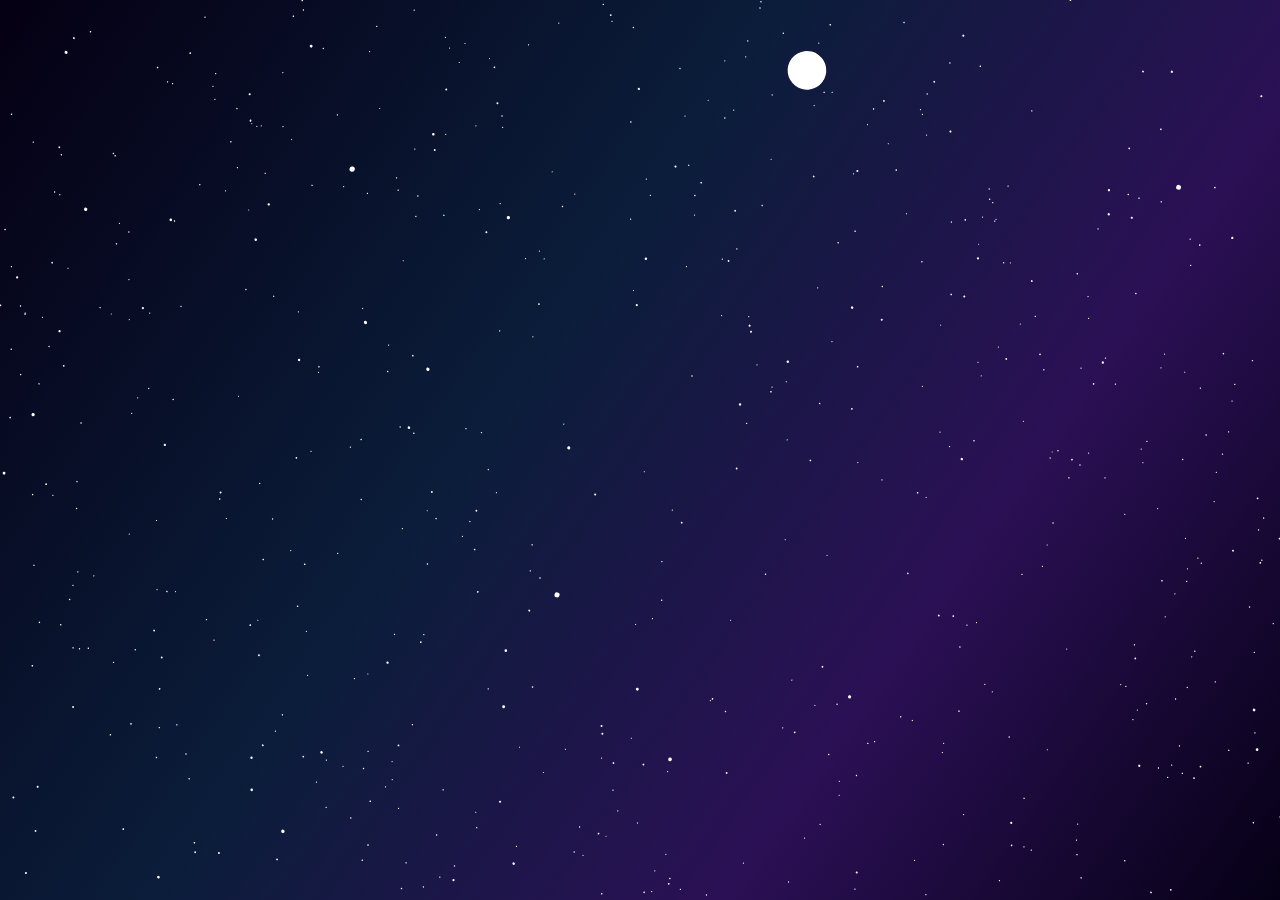
<file: index.html>
<!DOCTYPE html>
<html lang="en">
<head>
  <meta charset="UTF-8">
  <meta name="viewport" content="width=device-width, initial-scale=1.0">
  <meta name="theme-color" content="#eef8ff">
  <meta name="description" content="Rikka Botan — Japanese independent researcher exploring efficient language-model architectures.">
  <title>Rikka Botan | Portfolio</title>
  <link rel="icon" href="images/RikkaBotan_Logo.png">
  <link rel="preconnect" href="https://fonts.googleapis.com">
  <link rel="preconnect" href="https://fonts.gstatic.com" crossorigin>
  <link href="https://fonts.googleapis.com/css2?family=M+PLUS+Rounded+1c:wght@400;500;700;800&display=swap" rel="stylesheet">
  <link rel="stylesheet" href="style.css">
  <script>document.documentElement.className += " js";</script>
</head>
<body data-page="index">
  <canvas id="intro-canvas"></canvas>

  <main>
    <section class="hero">
      <img class="hero-logo" src="images/RikkaBotan_Logo_trim.png" alt="Rikka Botan logo">
      <p class="hero-kicker">Portfolio</p>
      <h1 class="hero-title">Rikka Botan</h1>
      <p class="tagline">Japanese Independent Researcher</p>
      <p class="lead">
        My primary area of interest is the architecture of language models.
        In particular, I study efficiency-enhancing techniques such as state space
        models, liquid time-constant networks, and Mixture of Experts (MoE).
        I am also investigating novel architectures based on principles from
        probabilistic statistics and algebra.
      </p>
      <div class="cta-row">
        <a class="btn" href="about.html">About me</a>
        <a class="btn" href="diary.html">Diary</a>
        <a class="btn" href="projects.html">Projects</a>
        <a class="btn ghost" href="contact.html">Contact</a>
      </div>
    </section>
  </main>

  <script src="layout.js"></script>
  <script src="script.js"></script>
  <script src="intro.js"></script>
</body>
</html>
</file>
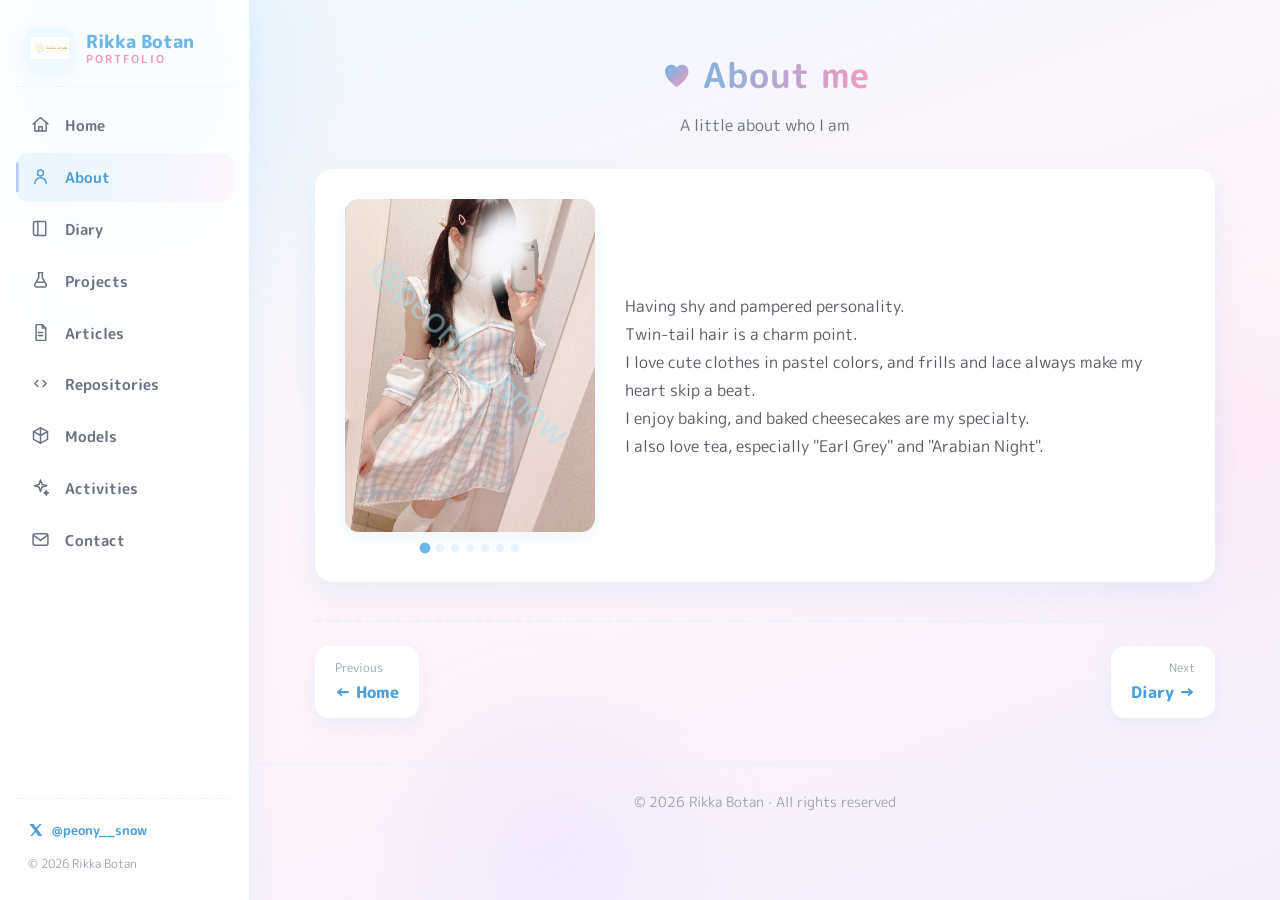
<file: about.html>
<!DOCTYPE html>
<html lang="en">
<head>
  <meta charset="UTF-8">
  <meta name="viewport" content="width=device-width, initial-scale=1.0">
  <meta name="theme-color" content="#eef8ff">
  <meta name="description" content="About Rikka Botan — a shy, pastel-loving independent researcher.">
  <title>About | Rikka Botan</title>
  <link rel="icon" href="images/RikkaBotan_Logo.png">
  <link rel="preconnect" href="https://fonts.googleapis.com">
  <link rel="preconnect" href="https://fonts.gstatic.com" crossorigin>
  <link href="https://fonts.googleapis.com/css2?family=M+PLUS+Rounded+1c:wght@400;500;700;800&display=swap" rel="stylesheet">
  <link rel="stylesheet" href="style.css">
  <script>document.documentElement.className += " js";</script>
</head>
<body data-page="about">
  <main>
    <div class="page-head">
      <h1>About me</h1>
      <p class="sub">A little about who I am</p>
    </div>

    <section>
      <div class="about">
        <div class="about-media">
          <div class="slider" aria-label="Photos of Rikka Botan">
            <div class="slider-track">
              <img src="images/RikkaBotan1.jpeg" alt="Rikka Botan 1">
              <img src="images/RikkaBotan2.jpeg" alt="Rikka Botan 2" loading="lazy">
              <img src="images/RikkaBotan3.jpeg" alt="Rikka Botan 3" loading="lazy">
              <img src="images/RikkaBotan4.jpeg" alt="Rikka Botan 4" loading="lazy">
              <img src="images/RikkaBotan5.jpeg" alt="Rikka Botan 5" loading="lazy">
              <img src="images/RikkaBotan6.jpeg" alt="Rikka Botan 6" loading="lazy">
              <img src="images/RikkaBotan7.jpeg" alt="Rikka Botan 7" loading="lazy">
            </div>
          </div>
          <div class="slider-dots" role="tablist" aria-label="Slides"></div>
        </div>

        <p>
          Having shy and pampered personality.<br>
          Twin-tail hair is a charm point.<br>
          I love cute clothes in pastel colors, and frills and lace always make my heart skip a beat.<br>
          I enjoy baking, and baked cheesecakes are my specialty.<br>
          I also love tea, especially "Earl Grey" and "Arabian Night".
        </p>
      </div>
    </section>
  </main>

  <script src="layout.js"></script>
  <script src="script.js"></script>
  <script src="slider.js"></script>
</body>
</html>
</file>
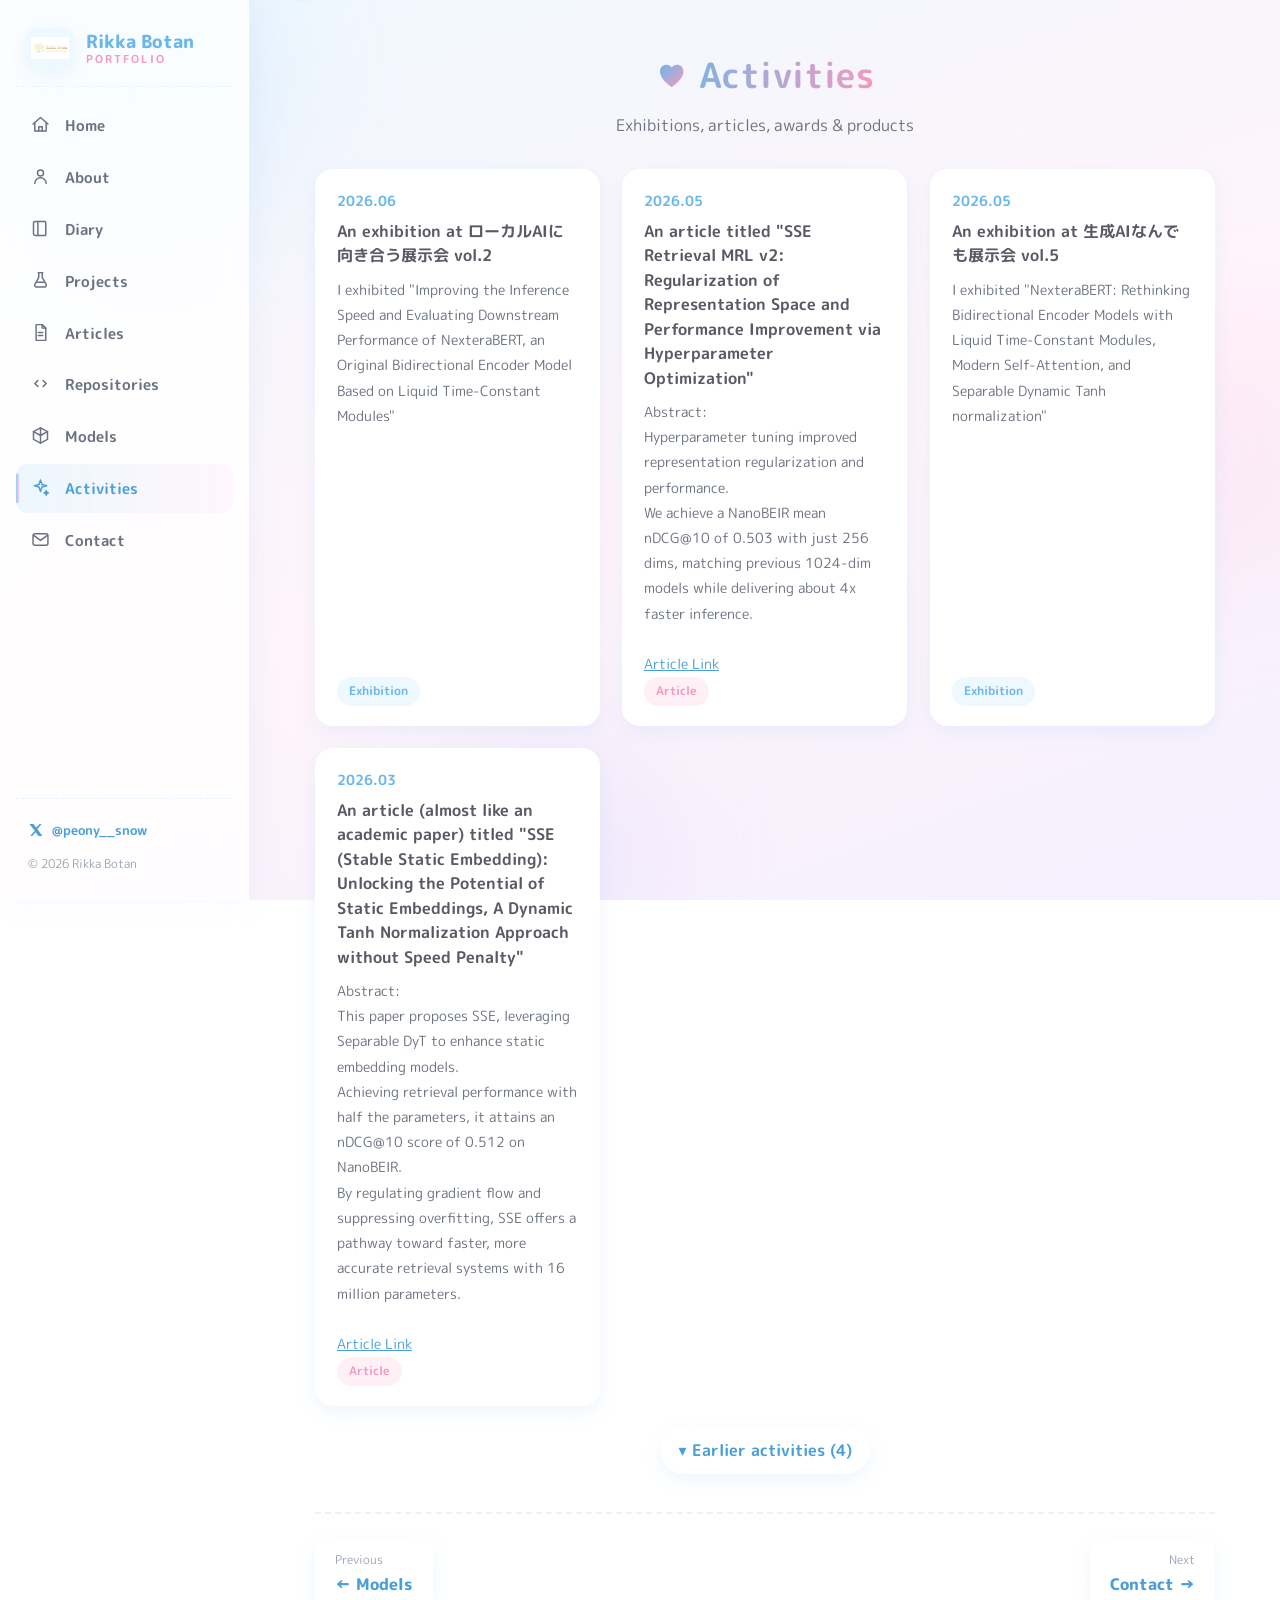
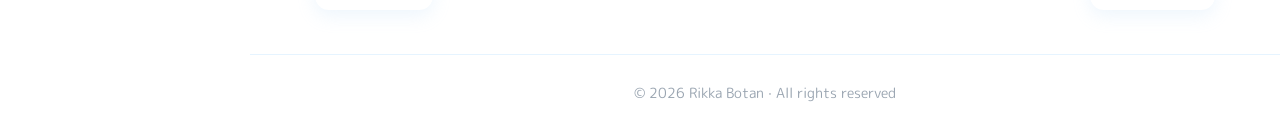
<file: activities.html>
<!DOCTYPE html>
<html lang="en">
<head>
  <meta charset="UTF-8">
  <meta name="viewport" content="width=device-width, initial-scale=1.0">
  <meta name="theme-color" content="#eef8ff">
  <meta name="description" content="Research activities, exhibitions and awards by Rikka Botan.">
  <title>Activities | Rikka Botan</title>
  <link rel="icon" href="images/RikkaBotan_Logo.png">
  <link rel="preconnect" href="https://fonts.googleapis.com">
  <link rel="preconnect" href="https://fonts.gstatic.com" crossorigin>
  <link href="https://fonts.googleapis.com/css2?family=M+PLUS+Rounded+1c:wght@400;500;700;800&display=swap" rel="stylesheet">
  <link rel="stylesheet" href="style.css">
  <script>document.documentElement.className += " js";</script>
</head>
<body data-page="activities">
  <main>
    <div class="page-head">
      <h1>Activities</h1>
      <p class="sub">Exhibitions, articles, awards &amp; products</p>
    </div>

    <section>
      <div id="activities-container"><p class="state-msg">Loading activities…</p></div>
    </section>
  </main>

  <script src="layout.js"></script>
  <script src="script.js"></script>
  <script src="activities-data.js"></script>
  <script src="activities.js"></script>
</body>
</html>
</file>
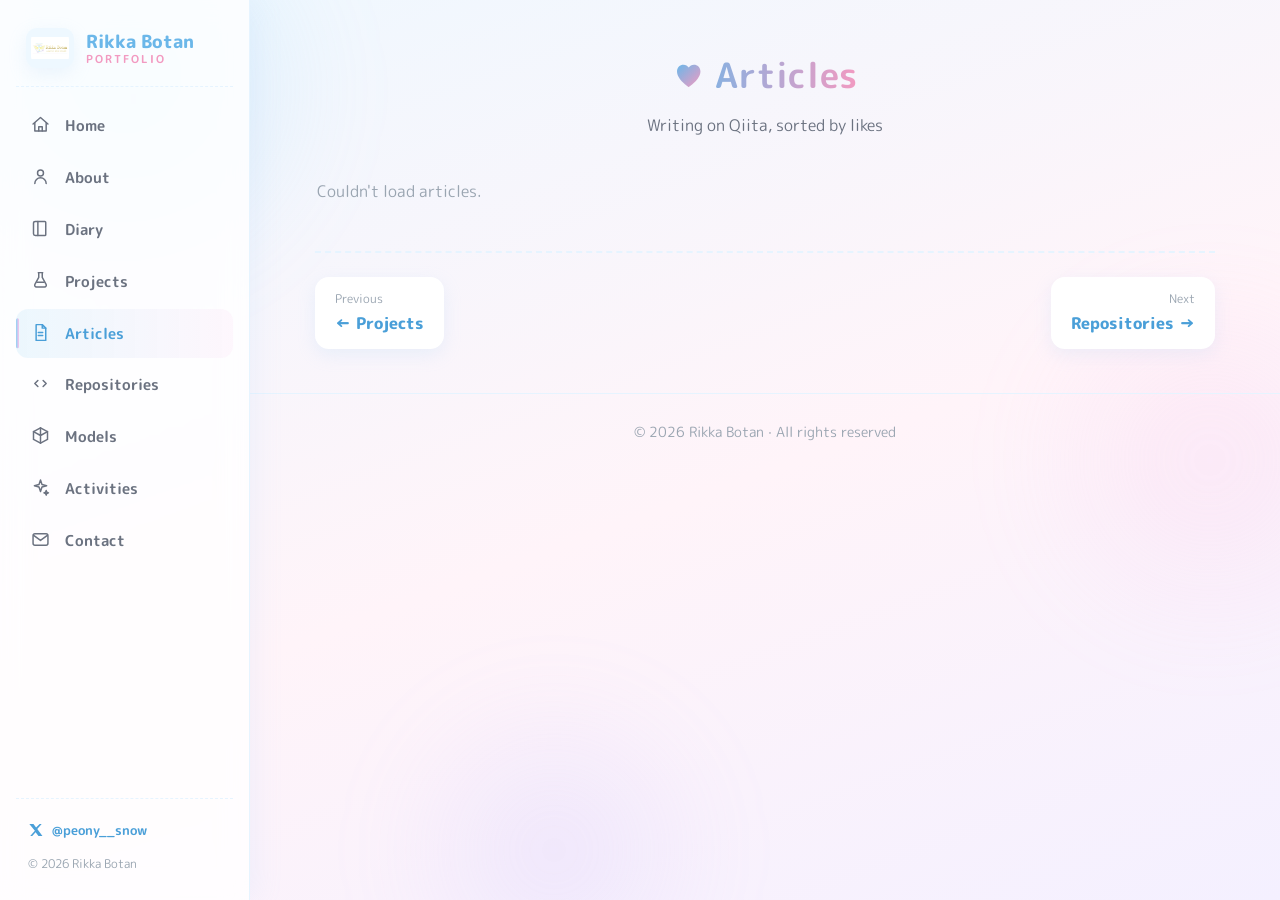
<file: articles.html>
<!DOCTYPE html>
<html lang="en">
<head>
  <meta charset="UTF-8">
  <meta name="viewport" content="width=device-width, initial-scale=1.0">
  <meta name="theme-color" content="#eef8ff">
  <meta name="description" content="Technical articles written by Rikka Botan on Qiita.">
  <title>Articles | Rikka Botan</title>
  <link rel="icon" href="images/RikkaBotan_Logo.png">
  <link rel="preconnect" href="https://fonts.googleapis.com">
  <link rel="preconnect" href="https://fonts.gstatic.com" crossorigin>
  <link href="https://fonts.googleapis.com/css2?family=M+PLUS+Rounded+1c:wght@400;500;700;800&display=swap" rel="stylesheet">
  <link rel="stylesheet" href="style.css">
  <script>document.documentElement.className += " js";</script>
</head>
<body data-page="articles">
  <main>
    <div class="page-head">
      <h1>Articles</h1>
      <p class="sub">Writing on Qiita, sorted by likes</p>
    </div>

    <section>
      <div id="qiita-list"><p class="state-msg">Loading articles…</p></div>
    </section>
  </main>

  <script src="layout.js"></script>
  <script src="script.js"></script>
  <script src="articles.js"></script>
</body>
</html>
</file>
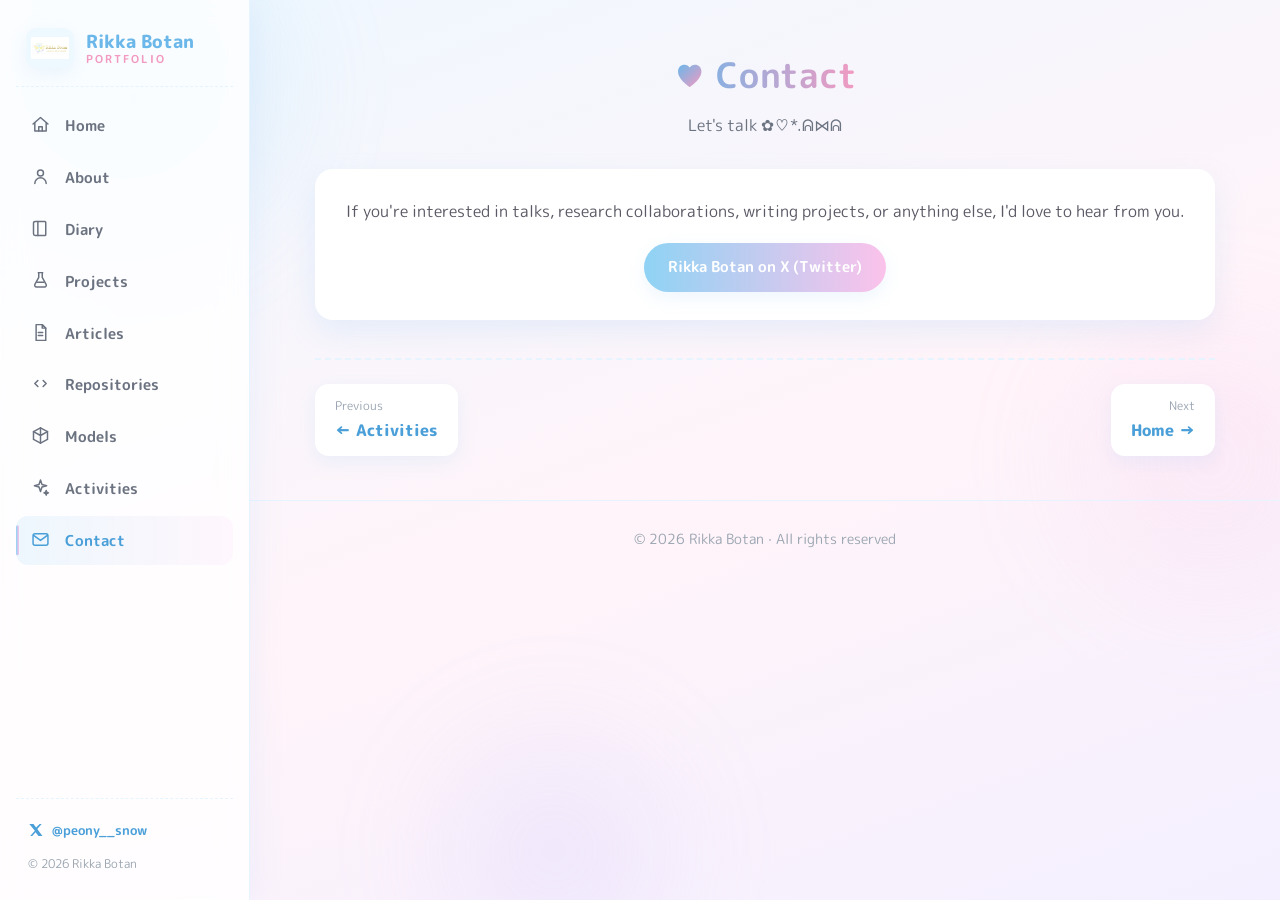
<file: contact.html>
<!DOCTYPE html>
<html lang="en">
<head>
  <meta charset="UTF-8">
  <meta name="viewport" content="width=device-width, initial-scale=1.0">
  <meta name="theme-color" content="#eef8ff">
  <meta name="description" content="Get in touch with Rikka Botan for talks, research collaborations or writing projects.">
  <title>Contact | Rikka Botan</title>
  <link rel="icon" href="images/RikkaBotan_Logo.png">
  <link rel="preconnect" href="https://fonts.googleapis.com">
  <link rel="preconnect" href="https://fonts.gstatic.com" crossorigin>
  <link href="https://fonts.googleapis.com/css2?family=M+PLUS+Rounded+1c:wght@400;500;700;800&display=swap" rel="stylesheet">
  <link rel="stylesheet" href="style.css">
  <script>document.documentElement.className += " js";</script>
</head>
<body data-page="contact">
  <main>
    <div class="page-head">
      <h1>Contact</h1>
      <p class="sub">Let's talk ✿♡*.ᕱ⋈ᕱ</p>
    </div>

    <section>
      <div class="card contact-card tilt">
        <p>If you're interested in talks, research collaborations, writing projects, or anything else, I'd love to hear from you.</p>
        <div class="cta-row">
          <a class="btn" href="https://x.com/peony__snow" target="_blank" rel="noopener">Rikka Botan on X (Twitter)</a>
        </div>
      </div>
    </section>
  </main>

  <script src="layout.js"></script>
  <script src="script.js"></script>
</body>
</html>
</file>
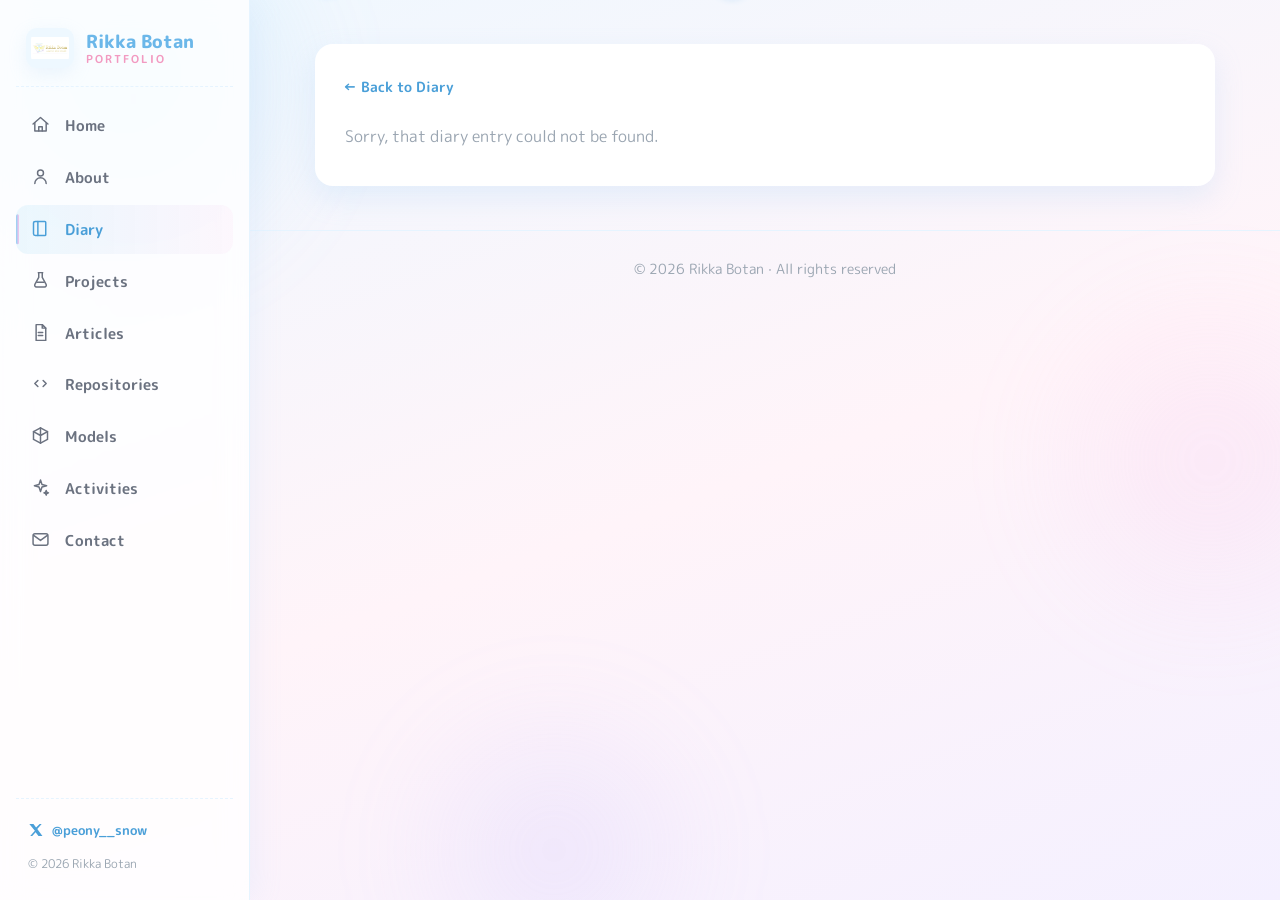
<file: diary-entry.html>
<!DOCTYPE html>
<html lang="en">
<head>
  <meta charset="UTF-8">
  <meta name="viewport" content="width=device-width, initial-scale=1.0">
  <meta name="theme-color" content="#eef8ff">
  <meta name="description" content="A diary entry by Rikka Botan.">
  <title>Diary | Rikka Botan</title>
  <link rel="icon" href="images/RikkaBotan_Logo.png">
  <link rel="preconnect" href="https://fonts.googleapis.com">
  <link rel="preconnect" href="https://fonts.gstatic.com" crossorigin>
  <link href="https://fonts.googleapis.com/css2?family=M+PLUS+Rounded+1c:wght@400;500;700;800&display=swap" rel="stylesheet">
  <link rel="stylesheet" href="style.css">
  <script>document.documentElement.className += " js";</script>
</head>
<body data-page="diary" data-no-pager>
  <main>
    <div id="diary-article"><p class="state-msg">Loading…</p></div>
  </main>

  <script src="layout.js"></script>
  <script src="script.js"></script>
  <script src="diary-data.js"></script>
  <script src="diary-entry.js"></script>
</body>
</html>
</file>
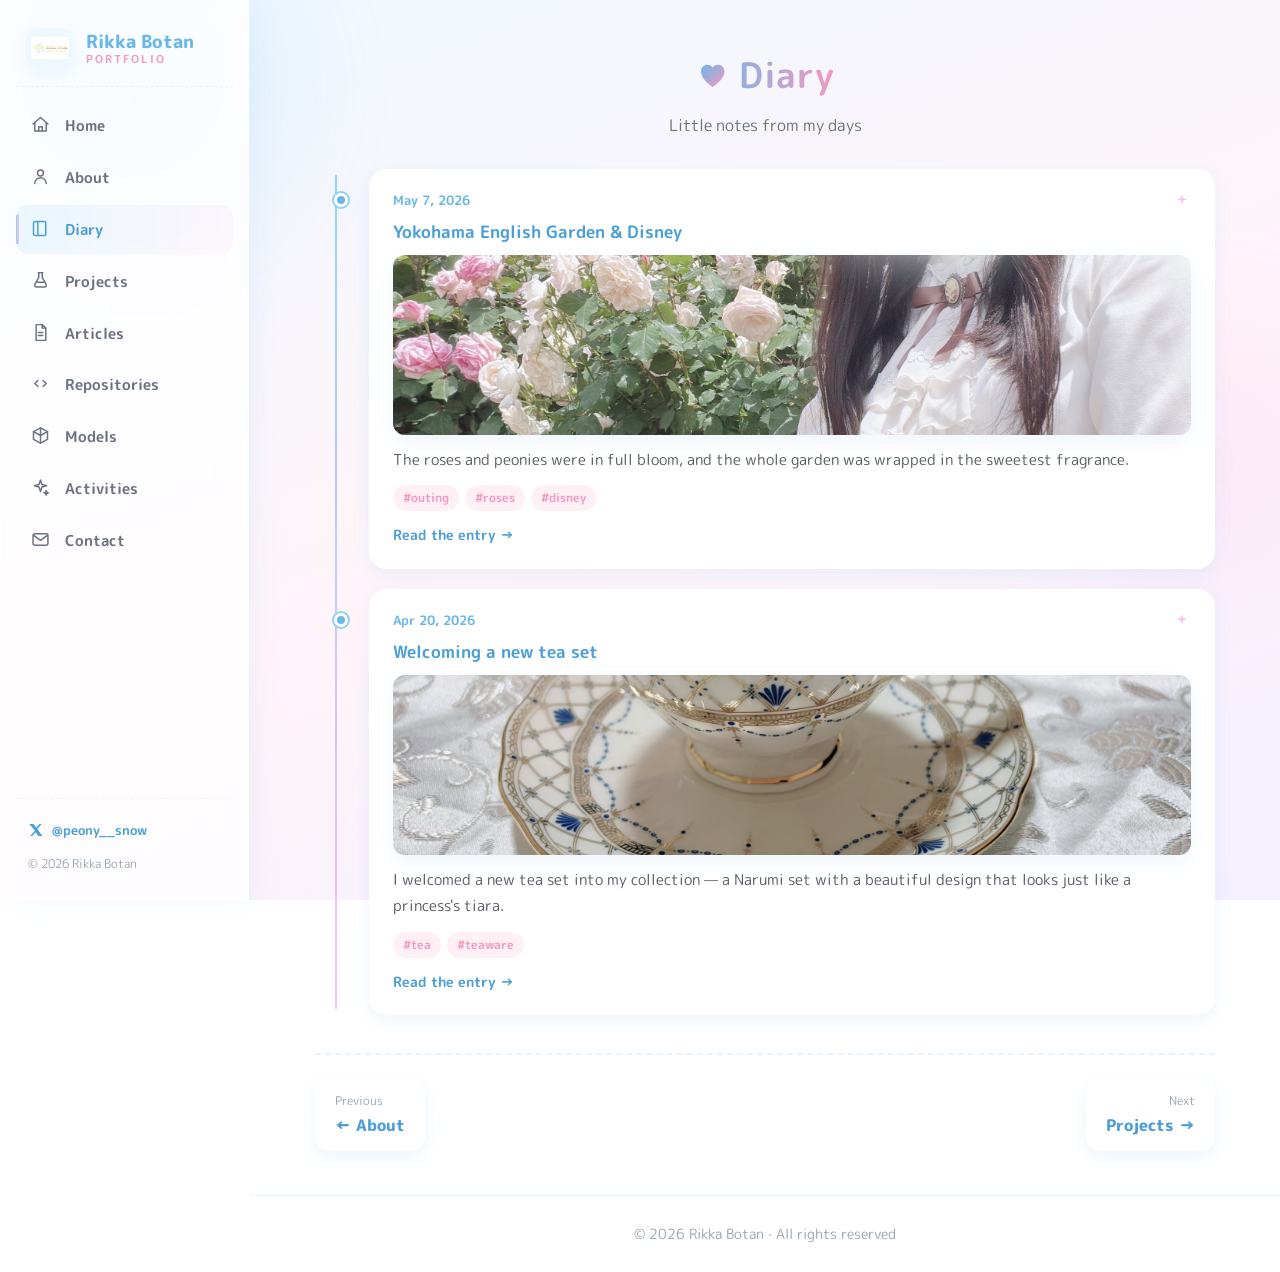
<file: diary.html>
<!DOCTYPE html>
<html lang="en">
<head>
  <meta charset="UTF-8">
  <meta name="viewport" content="width=device-width, initial-scale=1.0">
  <meta name="theme-color" content="#eef8ff">
  <meta name="description" content="Rikka Botan's diary — little notes from research and everyday life.">
  <title>Diary | Rikka Botan</title>
  <link rel="icon" href="images/RikkaBotan_Logo.png">
  <link rel="preconnect" href="https://fonts.googleapis.com">
  <link rel="preconnect" href="https://fonts.gstatic.com" crossorigin>
  <link href="https://fonts.googleapis.com/css2?family=M+PLUS+Rounded+1c:wght@400;500;700;800&display=swap" rel="stylesheet">
  <link rel="stylesheet" href="style.css">
  <script>document.documentElement.className += " js";</script>
</head>
<body data-page="diary">
  <main>
    <div class="page-head">
      <h1>Diary</h1>
      <p class="sub">Little notes from my days</p>
    </div>

    <section>
      <div class="diary-list" id="diary-list">
        <p class="state-msg">Loading diary…</p>
      </div>
    </section>
  </main>

  <script src="layout.js"></script>
  <script src="script.js"></script>
  <script src="diary-data.js"></script>
  <script src="diary.js"></script>
</body>
</html>
</file>
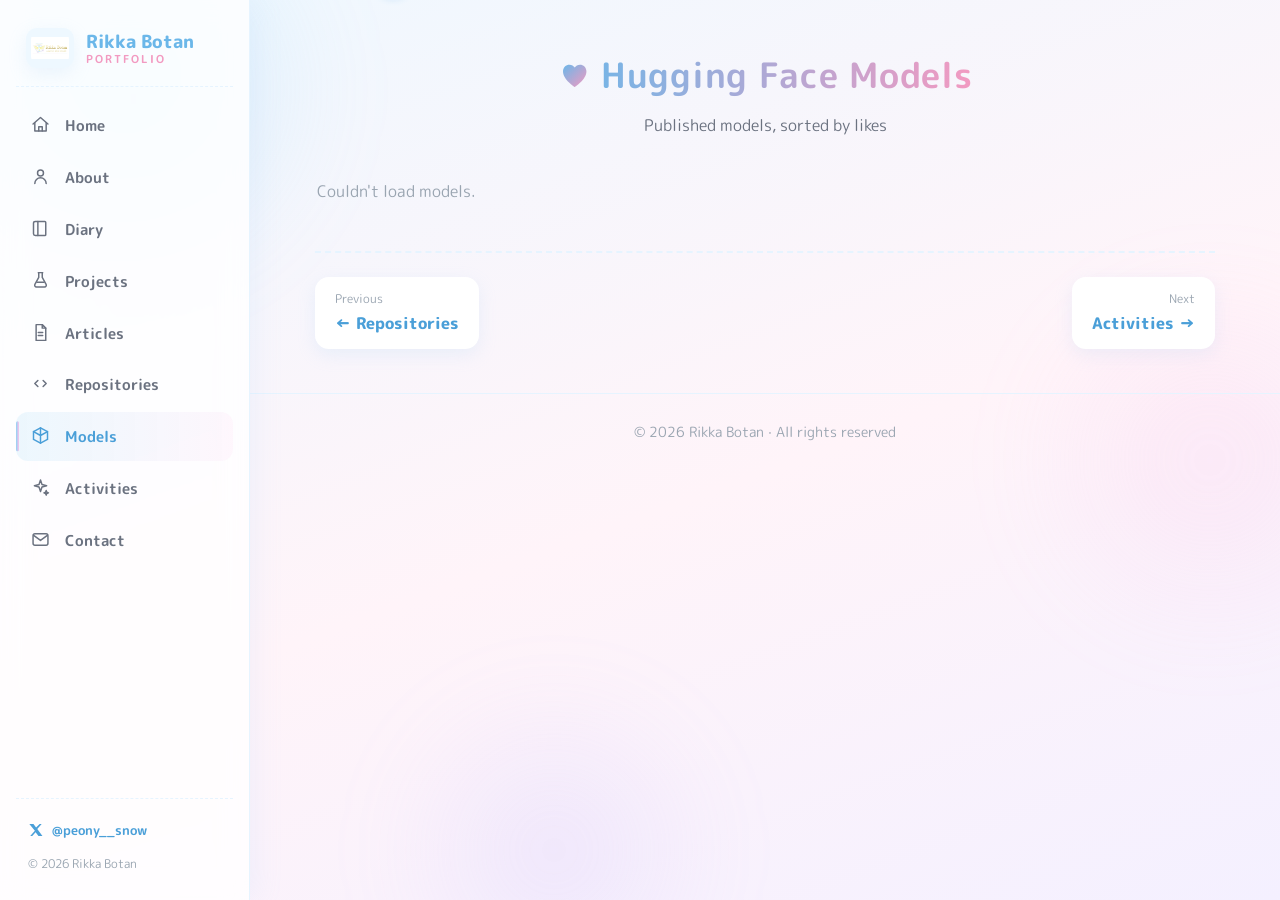
<file: models.html>
<!DOCTYPE html>
<html lang="en">
<head>
  <meta charset="UTF-8">
  <meta name="viewport" content="width=device-width, initial-scale=1.0">
  <meta name="theme-color" content="#eef8ff">
  <meta name="description" content="Hugging Face models published by Rikka Botan.">
  <title>Models | Rikka Botan</title>
  <link rel="icon" href="images/RikkaBotan_Logo.png">
  <link rel="preconnect" href="https://fonts.googleapis.com">
  <link rel="preconnect" href="https://fonts.gstatic.com" crossorigin>
  <link href="https://fonts.googleapis.com/css2?family=M+PLUS+Rounded+1c:wght@400;500;700;800&display=swap" rel="stylesheet">
  <link rel="stylesheet" href="style.css">
  <script>document.documentElement.className += " js";</script>
</head>
<body data-page="models">
  <main>
    <div class="page-head">
      <h1>Hugging Face Models</h1>
      <p class="sub">Published models, sorted by likes</p>
    </div>

    <section>
      <div id="hf-list"><p class="state-msg">Loading models…</p></div>
    </section>
  </main>

  <script src="layout.js"></script>
  <script src="script.js"></script>
  <script src="models.js"></script>
</body>
</html>
</file>
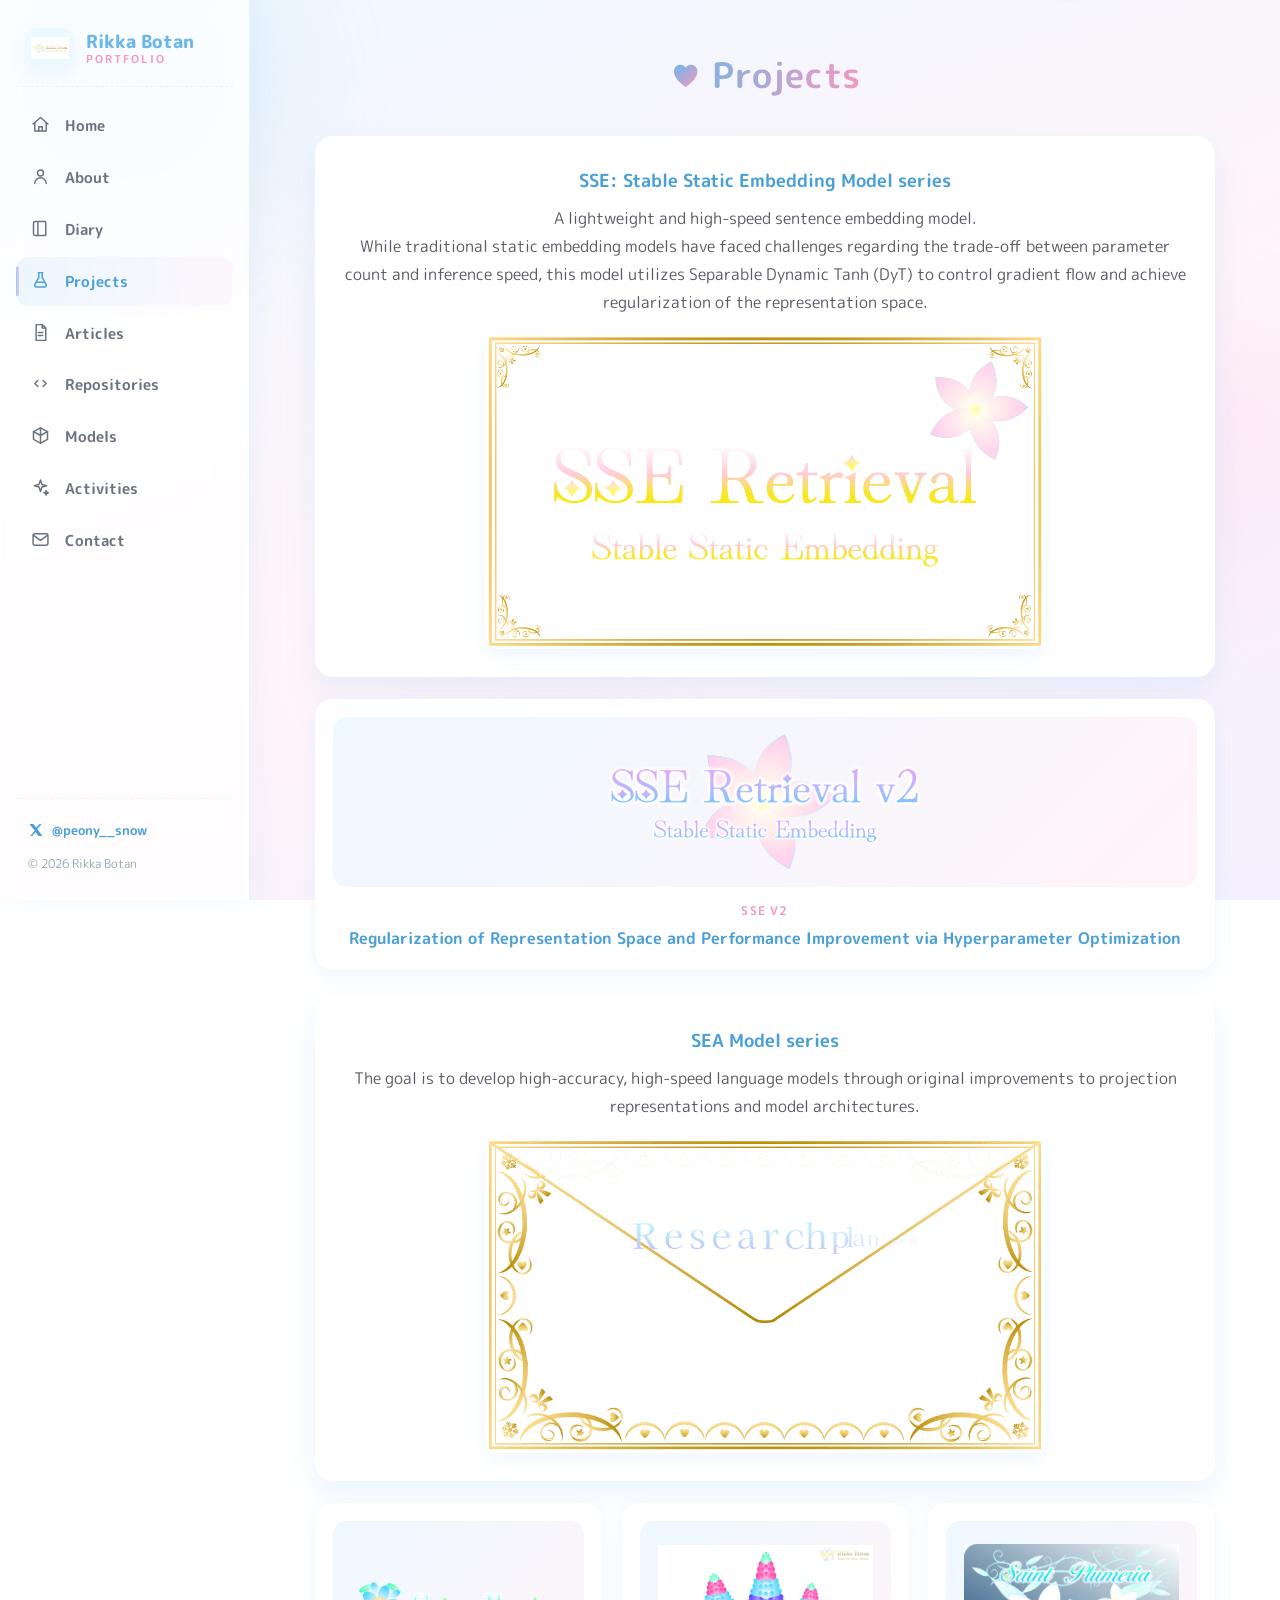
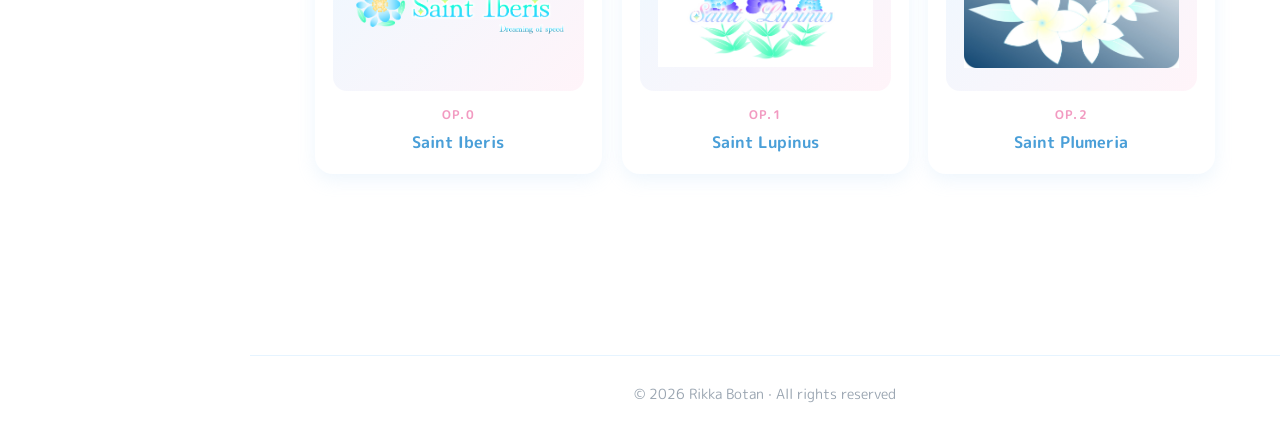
<file: projects.html>
<!DOCTYPE html>
<html lang="en">
<head>
  <meta charset="UTF-8">
  <meta name="viewport" content="width=device-width, initial-scale=1.0">
  <meta name="theme-color" content="#eef8ff">
  <meta name="description" content="Research projects by Rikka Botan — the SEA Model series of efficient language models.">
  <title>Projects | Rikka Botan</title>
  <link rel="icon" href="images/RikkaBotan_Logo.png">
  <link rel="preconnect" href="https://fonts.googleapis.com">
  <link rel="preconnect" href="https://fonts.gstatic.com" crossorigin>
  <link href="https://fonts.googleapis.com/css2?family=M+PLUS+Rounded+1c:wght@400;500;700;800&display=swap" rel="stylesheet">
  <link rel="stylesheet" href="style.css">
  <script>document.documentElement.className += " js";</script>
</head>
<body data-page="projects">
  <main>
    <div class="page-head">
      <h1>Projects</h1>
    </div>

    <section>
      <div class="card project-intro">
        <h3>SSE: Stable Static Embedding Model series</h3>
        <p>A lightweight and high-speed sentence embedding model.<br> While traditional static embedding models have faced challenges regarding the trade-off between parameter count and inference speed, this model utilizes Separable Dynamic Tanh (DyT) to control gradient flow and achieve regularization of the representation space.</p>
        <img class="project-hero-img" src="images/SSE_Logo_white.png" alt="SSE Model series">
      </div>

      <div class="sea-grid">
        <div class="sea-card">
          <div class="sea-thumb"><img src="images/sse_v2.png" alt="SSE v2 logo" loading="lazy"></div>
          <span class="op">SSE v2</span>
          <h3>Regularization of Representation Space and Performance Improvement via Hyperparameter Optimization</h3>
        </div>
      </div>
    </section>

    <section>
      <div class="card project-intro">
        <h3>SEA Model series</h3>
        <p>The goal is to develop high-accuracy, high-speed language models through original improvements to projection representations and model architectures.</p>
        <img class="project-hero-img" src="images/SEAModel_series.gif" alt="SEA Model series">
      </div>

      <div class="sea-grid">
        <div class="sea-card">
          <div class="sea-thumb"><img src="images/Saint_Iberis_logo.png" alt="Saint Iberis logo" loading="lazy"></div>
          <span class="op">Op.0</span>
          <h3>Saint Iberis</h3>
        </div>
        <div class="sea-card">
          <div class="sea-thumb"><img src="images/SaintLupinus.png" alt="Saint Lupinus logo" loading="lazy"></div>
          <span class="op">Op.1</span>
          <h3>Saint Lupinus</h3>
        </div>
        <div class="sea-card">
          <div class="sea-thumb"><img src="images/SaintPlumeria_logo.jpg" alt="Saint Plumeria logo" loading="lazy"></div>
          <span class="op">Op.2</span>
          <h3>Saint Plumeria</h3>
        </div>
      </div>
    </section>
  </main>

  <script src="layout.js"></script>
  <script src="script.js"></script>
</body>
</html>
</file>
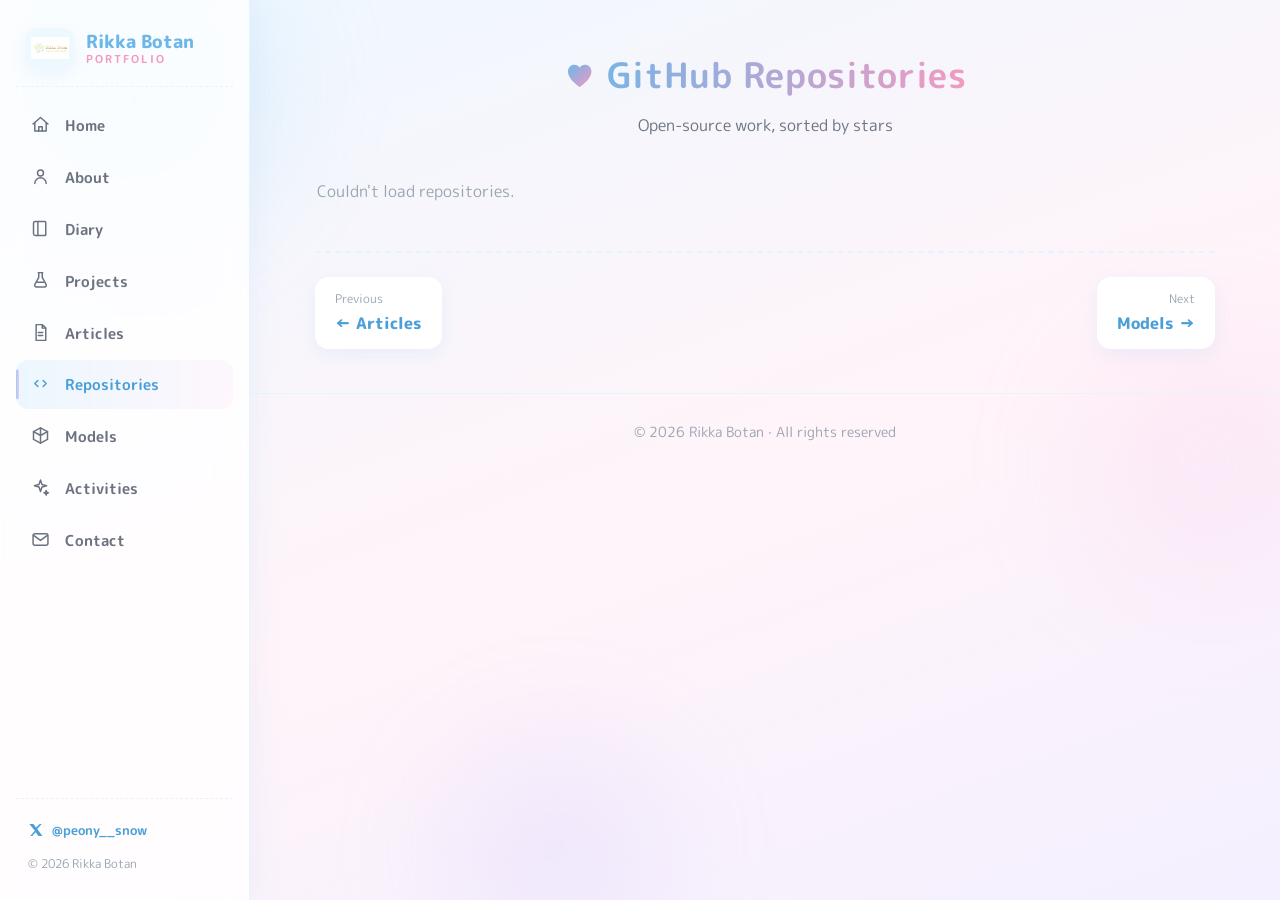
<file: repositories.html>
<!DOCTYPE html>
<html lang="en">
<head>
  <meta charset="UTF-8">
  <meta name="viewport" content="width=device-width, initial-scale=1.0">
  <meta name="theme-color" content="#eef8ff">
  <meta name="description" content="GitHub repositories by Rikka Botan.">
  <title>Repositories | Rikka Botan</title>
  <link rel="icon" href="images/RikkaBotan_Logo.png">
  <link rel="preconnect" href="https://fonts.googleapis.com">
  <link rel="preconnect" href="https://fonts.gstatic.com" crossorigin>
  <link href="https://fonts.googleapis.com/css2?family=M+PLUS+Rounded+1c:wght@400;500;700;800&display=swap" rel="stylesheet">
  <link rel="stylesheet" href="style.css">
  <script>document.documentElement.className += " js";</script>
</head>
<body data-page="repositories">
  <main>
    <div class="page-head">
      <h1>GitHub Repositories</h1>
      <p class="sub">Open-source work, sorted by stars</p>
    </div>

    <section>
      <div id="repo-list"><p class="state-msg">Loading repositories…</p></div>
    </section>
  </main>

  <script src="layout.js"></script>
  <script src="script.js"></script>
  <script src="repositories.js"></script>
</body>
</html>
</file>
<file: style.css>
/* =====================================================================
   Rikka Botan | Portfolio — stylesheet
   Sidebar layout · pastel design · SVG icons · snow/star motifs
   ===================================================================== */

/* ---------- Design tokens ------------------------------------------ */
:root {
  --sky: #6bb7e9;
  --sky-deep: #4a9fd8;
  --sky-soft: #8fd3f4;
  --pink: #f29ac1;
  --pink-soft: #fbc2eb;

  --ink: #5a5a66;
  --ink-soft: #6b7280;
  --muted: #9aa5b1;

  --bg-1: #eef8ff;
  --bg-2: #fff4f9;
  --bg-3: #f4f0ff;
  --card: #ffffff;
  --line: #e6f4ff;

  --shadow-lg: 0 18px 40px rgba(150, 200, 245, .24);
  --shadow: 0 12px 28px rgba(160, 205, 245, .22);
  --shadow-sm: 0 6px 18px rgba(170, 210, 245, .20);
  --shadow-hover: 0 20px 40px rgba(150, 200, 245, .34);

  --radius-lg: 22px;
  --radius: 18px;
  --radius-sm: 14px;
  --pill: 999px;

  --grad-btn: linear-gradient(90deg, #8fd3f4, #fbc2eb);
  --grad-bg: linear-gradient(160deg, #eef8ff 0%, #fff4f9 55%, #f4f0ff 100%);
  --grad-text: linear-gradient(90deg, #6bb7e9, #f29ac1);

  --side-w: 250px;
  --topbar-h: 58px;
  --content-max: 900px;

  --font: "M PLUS Rounded 1c", "Rounded Mplus 1c",
          "Hiragino Maru Gothic ProN", "Yu Gothic", "Meiryo",
          system-ui, -apple-system, "Segoe UI", Roboto, sans-serif;
}

/* ---------- Reset / base ------------------------------------------- */
*, *::before, *::after { margin: 0; padding: 0; box-sizing: border-box; }

html {
  scroll-behavior: smooth;
  scroll-padding-top: 80px;
  -webkit-text-size-adjust: 100%;
  text-size-adjust: 100%;
}

body {
  font-family: var(--font);
  line-height: 1.75;
  color: var(--ink);
  background: var(--grad-bg);
  background-attachment: fixed;
  min-height: 100vh;
  min-height: 100dvh;
  overflow-x: hidden;
  -webkit-font-smoothing: antialiased;
  text-rendering: optimizeLegibility;
}

img { max-width: 100%; height: auto; display: block; }
a { color: var(--sky-deep); }
svg { display: block; }

/* entrance fade — only when JS present (no-JS keeps content visible) */
.js main { opacity: 0; }
.js.is-ready main { opacity: 1; }

/* ---------- Decorative background (parallax) ----------------------- */
.bg-decor { position: fixed; inset: 0; z-index: 0; pointer-events: none; overflow: hidden; }
.bg-decor .blob {
  position: absolute; border-radius: 50%; filter: blur(46px); opacity: .5;
  will-change: transform;
}
.bg-decor .blob.b1 { width: 420px; height: 420px; top: -120px; left: -80px; background: radial-gradient(circle, rgba(143,211,244,.55), transparent 70%); }
.bg-decor .blob.b2 { width: 380px; height: 380px; top: 30%; right: -120px; background: radial-gradient(circle, rgba(251,194,235,.5), transparent 70%); }
.bg-decor .blob.b3 { width: 340px; height: 340px; bottom: -120px; left: 30%; background: radial-gradient(circle, rgba(196,181,253,.42), transparent 70%); }

/* ---------- Sidebar ------------------------------------------------ */
.sidebar {
  position: fixed; top: 0; left: 0; bottom: 0; width: var(--side-w);
  display: flex; flex-direction: column; padding: 22px 16px;
  background: rgba(255, 255, 255, .82);
  -webkit-backdrop-filter: blur(14px); backdrop-filter: blur(14px);
  border-right: 1px solid var(--line);
  box-shadow: 6px 0 26px rgba(160, 205, 245, .12);
  z-index: 1000; transition: transform .32s cubic-bezier(.4, 0, .2, 1);
}
.sidebar .brand {
  display: flex; align-items: center; gap: 12px; text-decoration: none;
  padding: 6px 10px 18px; margin-bottom: 8px; border-bottom: 1px dashed var(--line);
}
.brand-logo {
  width: 48px; height: 40px; border-radius: 11px; object-fit: contain;
  padding: 4px 5px; background: var(--bg-1);
  box-shadow: var(--shadow-sm); transition: transform .4s ease;
}
.sidebar .brand:hover .brand-logo { transform: rotate(8deg) scale(1.06); }
.brand-text { display: flex; flex-direction: column; font-weight: 800; font-size: 1.12rem; color: var(--sky); line-height: 1.2; }
.brand-text small { font-size: .68rem; font-weight: 600; color: var(--pink); letter-spacing: .18em; text-transform: uppercase; }

.side-nav { display: flex; flex-direction: column; gap: 3px; margin-top: 6px; flex: 1 1 auto; }
.side-nav a {
  position: relative; display: flex; align-items: center; gap: 13px;
  padding: 11px 14px; border-radius: 12px; text-decoration: none;
  color: var(--ink-soft); font-weight: 700; font-size: .96rem;
  transition: color .25s, background .25s; overflow: hidden; will-change: transform;
}
.side-nav a .ico { display: inline-flex; width: 22px; height: 22px; flex: 0 0 22px; }
.side-nav a .ico svg { width: 21px; height: 21px; fill: none; stroke: currentColor; stroke-width: 1.7; stroke-linecap: round; stroke-linejoin: round; transition: transform .3s ease; }
.side-nav a::before {
  content: ""; position: absolute; left: 0; top: 50%; height: 0; width: 3px;
  transform: translateY(-50%); border-radius: 3px; background: var(--grad-btn); transition: height .28s ease;
}
.side-nav a:hover { color: var(--sky-deep); background: var(--bg-1); }
.side-nav a:hover .ico svg { transform: scale(1.15) rotate(-5deg); }
.side-nav a.active { color: var(--sky-deep); background: linear-gradient(90deg, rgba(143,211,244,.16), rgba(251,194,235,.12)); }
.side-nav a.active::before { height: 60%; }

.side-foot { padding: 14px 12px 4px; border-top: 1px dashed var(--line); }
.side-social { display: inline-flex; align-items: center; gap: 8px; font-size: .82rem; font-weight: 700; color: var(--sky-deep); text-decoration: none; padding: 6px 0; transition: color .25s, transform .25s; }
.side-social svg { width: 16px; height: 16px; fill: currentColor; }
.side-social:hover { color: var(--pink); transform: translateX(3px); }
.side-foot p { font-size: .72rem; color: var(--muted); margin-top: 6px; }

/* ---------- Mobile topbar + overlay -------------------------------- */
.layout-topbar {
  display: none; position: fixed; top: 0; left: 0; right: 0; height: var(--topbar-h);
  align-items: center; gap: 12px; padding: 0 16px;
  background: rgba(255, 255, 255, .9);
  -webkit-backdrop-filter: blur(12px); backdrop-filter: blur(12px);
  border-bottom: 1px solid var(--line); z-index: 1001;
}
.topbar-brand { display: flex; align-items: center; gap: 9px; text-decoration: none; color: var(--sky); font-weight: 800; }
.topbar-brand img { height: 30px; width: auto; object-fit: contain; }

.menu-toggle { width: 40px; height: 40px; border: none; background: none; cursor: pointer; position: relative; flex: 0 0 auto; }
.menu-toggle span { position: absolute; left: 9px; right: 9px; height: 2.5px; border-radius: 2px; background: var(--sky); transition: transform .3s ease, opacity .2s ease, top .3s ease; }
.menu-toggle span:nth-child(1) { top: 13px; }
.menu-toggle span:nth-child(2) { top: 19px; }
.menu-toggle span:nth-child(3) { top: 25px; }
.menu-toggle[aria-expanded="true"] span:nth-child(1) { top: 19px; transform: rotate(45deg); }
.menu-toggle[aria-expanded="true"] span:nth-child(2) { opacity: 0; }
.menu-toggle[aria-expanded="true"] span:nth-child(3) { top: 19px; transform: rotate(-45deg); }

.nav-overlay {
  position: fixed; inset: 0; background: rgba(90, 110, 140, .28);
  -webkit-backdrop-filter: blur(2px); backdrop-filter: blur(2px);
  opacity: 0; visibility: hidden; transition: opacity .3s, visibility .3s; z-index: 999;
}
.nav-overlay.show { opacity: 1; visibility: visible; }

/* ---------- Main content region ------------------------------------ */
main {
  position: relative; z-index: 2;
  margin-left: var(--side-w);
  padding: 44px clamp(20px, 4vw, 48px) 44px;
}
main > * { max-width: var(--content-max); margin-left: auto; margin-right: auto; }

.page-head { text-align: center; margin-bottom: 30px; }
.page-head h1 {
  display: inline-flex; align-items: center; gap: 10px;
  font-size: clamp(1.7rem, 4.5vw, 2.2rem);
  background: var(--grad-text); -webkit-background-clip: text; background-clip: text;
  -webkit-text-fill-color: transparent; color: var(--sky); letter-spacing: .02em;
}
.title-heart { width: .95em; height: .95em; flex: 0 0 auto; }
.page-head .sub { margin-top: 6px; color: var(--ink-soft); font-size: .98rem; }

section { margin-bottom: 26px; scroll-margin-top: 80px; }
section > h2 { display: inline-block; font-size: 1.3rem; margin-bottom: 16px; color: var(--pink); }

/* ---------- Home / hero -------------------------------------------- */
.hero {
  position: relative; text-align: center;
  background: var(--card); border-radius: var(--radius-lg); box-shadow: var(--shadow-lg);
  padding: clamp(36px, 6vw, 60px) clamp(22px, 5vw, 52px);
}
.hero-logo {
  width: clamp(260px, 60vw, 480px); height: auto;
  margin: 26px auto 34px;
  animation: float 5s ease-in-out infinite;
}
.hero-kicker { color: var(--pink); font-weight: 700; letter-spacing: .3em; text-transform: uppercase; font-size: .74rem; }
.hero-title {
  font-size: clamp(2rem, 7vw, 3rem); line-height: 1.1; margin: 6px 0 4px;
  background: var(--grad-text); -webkit-background-clip: text; background-clip: text;
  -webkit-text-fill-color: transparent; color: var(--sky);
}
.hero .tagline { font-size: clamp(1rem, 3.2vw, 1.2rem); color: var(--sky-deep); font-weight: 700; margin-bottom: 18px; }
.hero .lead { max-width: 620px; margin: 0 auto 26px; color: var(--ink); text-align: left; }
.cta-row { display: flex; flex-wrap: wrap; justify-content: center; gap: 12px; }

/* ---------- Buttons ------------------------------------------------ */
.btn {
  display: inline-flex; align-items: center; gap: 8px; padding: 11px 24px;
  border-radius: var(--pill); background: var(--grad-btn); color: #fff;
  font-weight: 700; font-size: .95rem; text-decoration: none; box-shadow: var(--shadow-sm);
  transition: box-shadow .25s ease, filter .25s ease; will-change: transform;
}
.btn:hover, .btn:focus-visible { transform: translateY(-2px); box-shadow: var(--shadow-hover); filter: saturate(1.1); }
.btn.ghost { background: #fff; color: var(--sky-deep); border: 1.5px solid var(--line); }

/* ---------- Cards + hover ------------------------------------------ */
.card { background: var(--card); border-radius: var(--radius); padding: clamp(20px, 4vw, 28px); box-shadow: var(--shadow); }
.repo-card, .hf-card, .qiita-card, .activity-card, .diary-entry, .sea-card { transition: transform .3s cubic-bezier(.2,.7,.3,1), box-shadow .3s ease; }
.repo-card:hover, .hf-card:hover, .qiita-card:hover, .activity-card:hover, .diary-entry:hover, .sea-card:hover { transform: translateY(-6px); box-shadow: var(--shadow-hover); }

/* ---------- About -------------------------------------------------- */
.about { display: flex; align-items: center; gap: 30px; background: var(--card); border-radius: var(--radius); padding: clamp(20px, 4vw, 30px); box-shadow: var(--shadow); }
.about-media { flex: 0 0 auto; width: min(250px, 42%); }
.about > p { flex: 1 1 0; min-width: 0; color: var(--ink); }
/* framed photo: whole image always shown (contain) with soft margin — never cut */
.slider {
  width: 100%; aspect-ratio: 3 / 4; overflow: hidden; border-radius: var(--radius-sm);
  box-shadow: var(--shadow-sm); background: var(--bg-1);
}
.slider-track { display: flex; width: 100%; height: 100%; transition: transform .6s ease; }
.slider-track img { flex: 0 0 100%; width: 100%; height: 100%; object-fit: cover; }
.slider-dots { display: flex; justify-content: center; gap: 7px; margin-top: 12px; }
.slider-dots button { width: 8px; height: 8px; padding: 0; border: none; border-radius: 50%; background: var(--line); cursor: pointer; transition: background .3s, transform .3s; }
.slider-dots button[aria-current="true"] { background: var(--sky); transform: scale(1.35); }

/* ---------- Projects ----------------------------------------------- */
.project-intro { text-align: center; }
.project-intro h3 { color: var(--sky-deep); margin-bottom: 8px; font-size: 1.15rem; }
.project-intro p { color: var(--ink); margin-bottom: 18px; }
.project-hero-img { width: 100%; max-width: 560px; margin: 0 auto; border-radius: var(--radius-sm); box-shadow: var(--shadow-sm); }
.sea-grid { display: grid; grid-template-columns: repeat(auto-fit, minmax(210px, 1fr)); gap: 20px; margin-top: 22px; }
.sea-card { background: var(--card); border-radius: var(--radius); padding: 18px; box-shadow: var(--shadow-sm); text-align: center; will-change: transform; }
.sea-thumb { display: flex; align-items: center; justify-content: center; height: 170px; margin-bottom: 14px; border-radius: var(--radius-sm); background: linear-gradient(135deg, var(--bg-1), var(--bg-2)); overflow: hidden; }
.sea-thumb img { max-width: 86%; max-height: 86%; width: auto; height: auto; object-fit: contain; }
.sea-card .op { display: block; font-size: .74rem; font-weight: 700; letter-spacing: .1em; color: var(--pink); text-transform: uppercase; }
.sea-card h3 { color: var(--sky-deep); font-size: 1.02rem; margin-top: 2px; }

/* ---------- API card grids ----------------------------------------- */
.card-grid { display: grid; grid-template-columns: repeat(auto-fill, minmax(260px, 1fr)); gap: 16px; }
.repo-card, .hf-card, .qiita-card { background: var(--card); border-radius: var(--radius-sm); padding: 20px; box-shadow: var(--shadow-sm); overflow-wrap: anywhere; word-break: break-word; }
.repo-card h3, .hf-card h3, .qiita-card h3 { font-size: 1.02rem; margin-bottom: 8px; line-height: 1.4; }
.repo-card h3 a, .hf-card h3 a, .qiita-card h3 a { color: var(--sky-deep); text-decoration: none; }
.repo-card h3 a:hover, .hf-card h3 a:hover, .qiita-card h3 a:hover { text-decoration: underline; }
.repo-card p, .hf-card p, .qiita-card p { font-size: .9rem; margin: 4px 0; color: var(--ink-soft); }
.card-header { display: flex; align-items: center; gap: 8px; margin-bottom: 8px; }
.qiita-icon { width: 22px; height: 22px; border-radius: 5px; }
.user-name { font-weight: 700; color: var(--ink); }
.state-msg { color: var(--muted); padding: 8px 2px; }

/* ---------- Activities --------------------------------------------- */
.activities-grid { display: grid; grid-template-columns: repeat(auto-fill, minmax(260px, 1fr)); gap: 22px; }
.activity-card { background: var(--card); border-radius: var(--radius); padding: 20px 22px; box-shadow: var(--shadow-sm); display: flex; flex-direction: column; }
.activity-date { font-size: .85rem; color: var(--sky); font-weight: 700; }
.activity-card h3 { margin: 6px 0 10px; font-size: 1.02rem; color: var(--ink); line-height: 1.5; }
.activity-card p { font-size: .9rem; color: var(--ink-soft); }
.activity-card a { color: var(--sky-deep); }
.activity-tag { align-self: flex-start; margin-top: auto; padding: 4px 12px; font-size: .74rem; font-weight: 700; border-radius: var(--pill); background: var(--bg-1); color: var(--sky); }
.activity-tag[data-kind="Article"]     { background: #fff0f6; color: var(--pink); }
.activity-tag[data-kind="Competition"] { background: #fffbe8; color: #d9a300; }
.activity-tag[data-kind="Product"]     { background: #eefaf1; color: #3cae74; }

/* ---------- Diary (timeline) --------------------------------------- */
.diary-list { position: relative; padding-left: 6px; }
.diary-list::before { content: ""; position: absolute; left: 20px; top: 6px; bottom: 6px; width: 2px; border-radius: 2px; background: linear-gradient(var(--sky-soft), var(--pink-soft)); }
.diary-entry { position: relative; margin-left: 48px; margin-bottom: 20px; background: var(--card); border-radius: var(--radius); padding: 20px 24px; box-shadow: var(--shadow-sm); }
.diary-entry::before { content: ""; position: absolute; left: -35px; top: 24px; width: 14px; height: 14px; border-radius: 50%; background: var(--sky); border: 3px solid #fff; box-shadow: 0 0 0 2px var(--sky-soft); transition: transform .3s ease, background .3s ease; }
.diary-entry:hover::before { transform: scale(1.25); background: var(--pink); }
.diary-head { display: flex; align-items: center; justify-content: space-between; gap: 12px; }
.diary-date { color: var(--sky); font-weight: 700; font-size: .84rem; }
.diary-spark { width: 18px; height: 18px; color: var(--pink-soft); flex: 0 0 auto; }
.diary-spark svg { width: 100%; height: 100%; fill: currentColor; }
.diary-entry h3 { margin: 4px 0 8px; font-size: 1.08rem; color: var(--sky-deep); }
.diary-entry p { color: var(--ink); font-size: .95rem; }
.diary-tags { margin-top: 12px; display: flex; flex-wrap: wrap; gap: 6px; }
.diary-tags span { font-size: .72rem; font-weight: 700; color: var(--pink); background: #fff0f6; padding: 3px 10px; border-radius: var(--pill); }
/* diary list: each entry is a link to its own page */
a.diary-entry { display: block; text-decoration: none; color: inherit; }
.diary-more { display: inline-block; margin-top: 12px; color: var(--sky-deep); font-weight: 700; font-size: .9rem; }
a.diary-entry:hover .diary-more { text-decoration: underline; }
a.diary-entry:hover h3 { color: var(--pink); }
/* diary entry page */
.diary-article { }
.diary-back { display: inline-block; margin-bottom: 14px; color: var(--sky-deep); font-weight: 700; font-size: .9rem; text-decoration: none; }
.diary-back:hover { color: var(--pink); }
.diary-article h1 { font-size: clamp(1.4rem, 4vw, 1.95rem); color: var(--sky-deep); margin: 6px 0 10px; line-height: 1.3; }
.diary-article .diary-date { color: var(--sky); font-weight: 700; font-size: .88rem; }
.diary-body { margin-top: 18px; }
.diary-body p { margin-bottom: 14px; color: var(--ink); }
.entry-nav { display: flex; justify-content: space-between; gap: 12px; margin-top: 30px; }
.entry-nav a { display: inline-flex; flex-direction: column; max-width: 48%; text-decoration: none; padding: 12px 18px; border-radius: var(--radius-sm); background: #fff; box-shadow: var(--shadow-sm); transition: transform .25s, box-shadow .25s; }
.entry-nav a small { font-size: .72rem; color: var(--muted); }
.entry-nav a span { font-weight: 700; color: var(--sky-deep); font-size: .92rem; }
.entry-nav a.next { text-align: right; margin-left: auto; align-items: flex-end; }
.entry-nav a:hover { transform: translateY(-3px); box-shadow: var(--shadow); }
/* diary photos */
.diary-cover { width: 100%; height: 180px; object-fit: cover; border-radius: 12px; margin: 4px 0 12px; box-shadow: var(--shadow-sm); }
.diary-gallery { display: grid; grid-template-columns: repeat(auto-fit, minmax(min(100%, 300px), 1fr)); gap: 14px; margin-top: 22px; }
.diary-gallery figure { margin: 0; }
.diary-gallery img { width: 100%; max-height: 520px; object-fit: cover; border-radius: 14px; box-shadow: var(--shadow-sm); display: block; }
.diary-gallery figcaption { font-size: .82rem; color: var(--ink-soft); margin-top: 7px; text-align: center; }

/* ---------- Contact ------------------------------------------------ */
.contact-card { text-align: center; }
.contact-card p { margin-bottom: 18px; }

/* ---------- details / summary -------------------------------------- */
details { margin-top: 20px; text-align: center; }
summary { cursor: pointer; font-weight: 700; color: var(--sky-deep); list-style: none; padding: 10px 18px; background: #fff; border-radius: var(--pill); box-shadow: var(--shadow-sm); display: inline-block; transition: transform .2s, box-shadow .2s; }
summary::-webkit-details-marker { display: none; }
summary::before { content: "▾ "; }
summary:hover { transform: translateY(-1px); box-shadow: var(--shadow); }
details[open] > summary { margin-bottom: 18px; }
details[open] > summary::before { content: "▴ "; }
details > .card-grid, details > .activities-grid { text-align: left; }

/* ---------- Pager -------------------------------------------------- */
.pager { display: flex; justify-content: space-between; gap: 12px; margin-top: 38px; padding-top: 24px; border-top: 2px dashed var(--line); }
.pager a { display: inline-flex; flex-direction: column; text-decoration: none; padding: 12px 20px; border-radius: var(--radius-sm); background: #fff; box-shadow: var(--shadow-sm); transition: transform .25s, box-shadow .25s; max-width: 48%; }
.pager a small { font-size: .72rem; color: var(--muted); }
.pager a span { font-weight: 800; color: var(--sky-deep); font-size: 1rem; }
.pager a.next { text-align: right; margin-left: auto; align-items: flex-end; }
.pager a:hover { transform: translateY(-3px); box-shadow: var(--shadow); }
.pager a.prev:hover { transform: translateY(-3px) translateX(-3px); }
.pager a.next:hover { transform: translateY(-3px) translateX(3px); }

/* ---------- Footer ------------------------------------------------- */
.site-footer { position: relative; z-index: 2; margin-left: var(--side-w); text-align: center; padding: 26px 20px; color: var(--muted); font-size: .86rem; border-top: 1px solid var(--line); }
.site-footer .foot-heart { display: inline-block; width: 1em; height: 1em; vertical-align: -.15em; }

/* ---------- Back-to-top -------------------------------------------- */
.to-top { position: fixed; right: 20px; bottom: 20px; width: 46px; height: 46px; border: none; border-radius: 50%; background: var(--grad-btn); color: #fff; font-size: 1.3rem; line-height: 1; cursor: pointer; box-shadow: var(--shadow); opacity: 0; transform: translateY(16px) scale(.8); pointer-events: none; transition: opacity .3s, transform .3s, filter .2s; z-index: 900; will-change: transform; }
.to-top.show { opacity: 1; transform: none; pointer-events: auto; }
.to-top:hover { filter: saturate(1.1); }

/* ---------- Scroll progress ---------------------------------------- */
.scroll-progress { position: fixed; top: 0; left: 0; right: 0; height: 3px; transform: scaleX(0); transform-origin: left; background: var(--grad-btn); z-index: 1200; pointer-events: none; }

/* ---------- Reveal / float / spin / snow --------------------------- */
.reveal { opacity: 0; transition: opacity .7s cubic-bezier(.22,.61,.36,1), transform .8s cubic-bezier(.22,.61,.36,1); will-change: opacity, transform; }
.reveal, .reveal[data-v="up"] { transform: translateY(44px); }
.reveal[data-v="down"]  { transform: translateY(-30px); }
.reveal[data-v="left"]  { transform: translateX(-54px); }
.reveal[data-v="right"] { transform: translateX(54px); }
.reveal[data-v="zoom"]  { transform: scale(.9); }
.reveal.is-visible { opacity: 1; transform: none; }

@keyframes float { 0%,100% { transform: translateY(0); } 50% { transform: translateY(-9px); } }
@keyframes rotateYOnce { from { transform: rotateY(0); } to { transform: rotateY(720deg); } }
.rotate-y { animation: rotateYOnce 1.8s cubic-bezier(.22,1,.36,1); }
@keyframes spin { to { transform: rotate(360deg); } }
@keyframes twinkle { 0%,100% { opacity: .25; transform: scale(.7); } 50% { opacity: 1; transform: scale(1.1); } }

/* ambient falling snow + stars (built in JS, no emoji) */
.flake { position: fixed; top: -30px; left: 0; pointer-events: none; z-index: 900; will-change: transform; animation-name: flake-fall, flake-sway; animation-timing-function: linear, ease-in-out; animation-iteration-count: 1, infinite; }
.flake .dot, .rb-loader .l-flake .dot { display: block; width: 100%; height: 100%; border-radius: 50%; background: radial-gradient(circle at 34% 28%, #ffffff, #9fceef 78%); box-shadow: 0 0 12px rgba(110, 180, 235, .95), inset 0 0 5px rgba(110, 180, 235, .45); opacity: .97; }
.flake .star, .rb-loader .l-flake .star { display: block; width: 100%; height: 100%; color: #ffd873; }
.flake .star svg, .rb-loader .l-flake .star svg { width: 100%; height: 100%; fill: currentColor; filter: drop-shadow(0 0 5px rgba(255, 205, 90, .95)); }
@keyframes flake-fall { to { transform: translateY(108vh) rotate(300deg); opacity: 0; } }
@keyframes flake-sway { 0%,100% { margin-left: 0; } 50% { margin-left: 70px; } }

/* ---------- Page-transition loader (snow + stars) ------------------ */
.rb-loader {
  position: fixed; inset: 0; z-index: 9998; overflow: hidden;
  display: flex; flex-direction: column; align-items: center; justify-content: center; gap: 26px;
  background: linear-gradient(160deg, #eef8ff 0%, #fff4f9 55%, #f4f0ff 100%);
  opacity: 0; visibility: hidden; transition: opacity .4s ease, visibility .4s;
}
.rb-loader.show { opacity: 1; visibility: visible; }
.rb-loader .loader-core { position: relative; width: 122px; height: 122px; z-index: 2; }
.rb-loader .prog-ring { position: absolute; inset: 0; width: 100%; height: 100%; animation: spin 1.3s linear infinite; }
.rb-loader .ring-track { fill: none; stroke: rgba(143, 211, 244, .22); stroke-width: 6; }
.rb-loader .ring-fill { fill: none; stroke: url(#rbGrad); stroke-width: 6; stroke-linecap: round; stroke-dasharray: 86 234; }
.rb-loader .snowflake { position: absolute; inset: 27px; color: var(--sky); animation: spin 3.2s linear infinite reverse; filter: drop-shadow(0 4px 9px rgba(120, 190, 240, .5)); }
.rb-loader .snowflake svg { width: 100%; height: 100%; fill: none; stroke: currentColor; stroke-width: 5; stroke-linecap: round; stroke-linejoin: round; }
.rb-loader .orbit { position: absolute; inset: -4px; animation: spin 4.6s linear infinite; }
.rb-loader .orbit i { position: absolute; width: 13px; height: 13px; }
.rb-loader .orbit i svg { width: 100%; height: 100%; fill: currentColor; filter: drop-shadow(0 0 4px rgba(255, 205, 120, .8)); }
.rb-loader .orbit i:nth-child(1) { top: -4px; left: calc(50% - 6.5px); color: var(--pink); }
.rb-loader .orbit i:nth-child(2) { bottom: 8px; left: 0; color: var(--sky-soft); }
.rb-loader .orbit i:nth-child(3) { bottom: 8px; right: 0; color: #ffd07a; }
.rb-loader .cap { z-index: 2; font-weight: 700; letter-spacing: .32em; text-transform: uppercase; font-size: .8rem; color: var(--sky-deep); }
.rb-loader .cap span { display: inline-block; animation: cap-wave 1.4s ease-in-out infinite; }
.rb-loader .cap b { display: inline-block; animation: blink 1.4s ease-in-out infinite both; }
@keyframes cap-wave { 0%, 62%, 100% { transform: translateY(0); color: var(--sky-deep); } 30% { transform: translateY(-6px); color: var(--pink); } }
@keyframes blink { 0%, 100% { opacity: .22; transform: translateY(0); } 50% { opacity: 1; transform: translateY(-3px); } }
.rb-loader .l-flake { position: absolute; top: -24px; pointer-events: none; z-index: 1; animation-name: flake-fall, flake-sway; animation-timing-function: linear, ease-in-out; animation-iteration-count: infinite, infinite; }
.rb-loader .l-tw { position: absolute; color: #ffe6a3; animation: twinkle 2s ease-in-out infinite; }
.rb-loader .l-tw svg { width: 100%; height: 100%; fill: currentColor; }

/* ---------- Intro canvas (home only) ------------------------------- */
#intro-canvas { display: none; }
body.intro-playing { overflow: hidden; }
body.intro-playing #intro-canvas { display: block; position: fixed; inset: 0; z-index: 9999; background: #050014; }

/* ---------- Responsive: sidebar → drawer --------------------------- */
@media (max-width: 1023px) {
  .layout-topbar { display: flex; }
  .sidebar { width: min(300px, 84vw); transform: translateX(-100%); box-shadow: 8px 0 34px rgba(120, 160, 210, .28); }
  .sidebar.open { transform: none; }
  main { margin-left: 0; padding-top: calc(var(--topbar-h) + 26px); }
  .site-footer { margin-left: 0; }
  body.nav-open { overflow: hidden; }
}
@media (max-width: 600px) {
  .about { flex-direction: column; align-items: center; text-align: center; }
  .about-media { width: min(240px, 74%); }
  main { padding-left: 18px; padding-right: 18px; }
  .diary-entry { margin-left: 40px; padding: 18px; }
  .pager a { font-size: .74rem; }
  .pager a span { font-size: .86rem; }
}

/* ---------- Reduced motion ----------------------------------------- */
@media (prefers-reduced-motion: reduce) {
  html { scroll-behavior: auto; }
  *, *::before, *::after { animation-duration: .001ms !important; animation-iteration-count: 1 !important; transition-duration: .001ms !important; }
  .reveal { opacity: 1; transform: none; }
  .flake, .bg-decor { display: none !important; }
}
</file>
